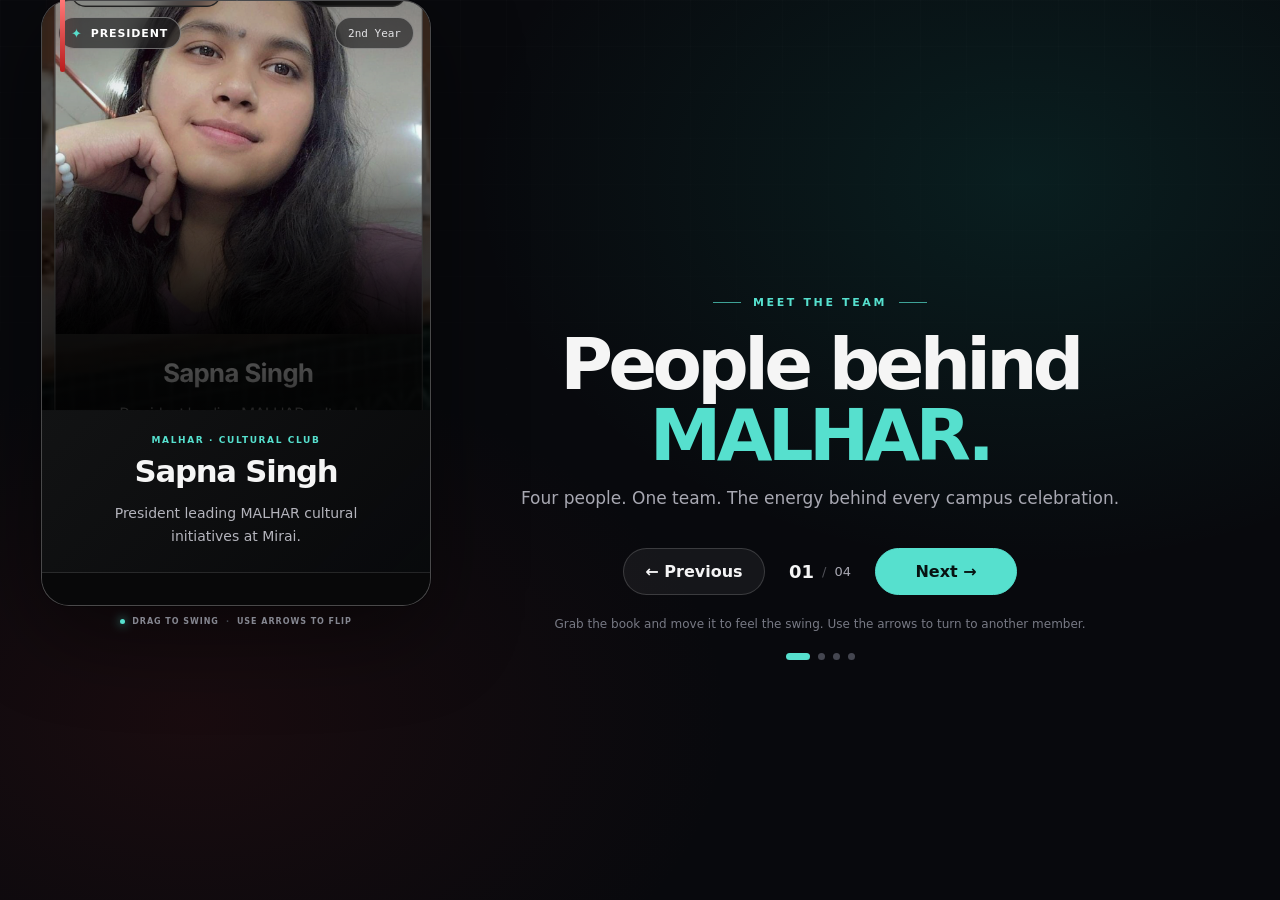
<file: hanging.html>
<!DOCTYPE html>
<html lang="en">
<head>
  <meta charset="UTF-8">
  <meta name="viewport" content="width=device-width, initial-scale=1.0">
  <title>MALHAR Club — Hanging Leadership Book</title>
  <link rel="stylesheet" href="stylehanging.css">
  <script src="scripthanging.js" defer></script>
</head>
<body>
  <div class="ambient-bg" aria-hidden="true"></div>
  <div id="pin" aria-label="MALHAR leadership profile book">
    <div class="hanger-rope" aria-hidden="true"></div>
    <div id="hang" role="group" aria-label="Draggable member profile book">
      <div class="strip" aria-hidden="true"></div>
      <article class="book" aria-live="polite">
        <div class="photo-wrap">
          <img class="photo" id="photo" src="assets/sapna-singh.png" alt="Sapna Singh">
          <div class="photo-shade"></div>
          <div class="top-badges">
            <span class="position-badge" id="positionBadge">President</span>
            <span class="year-badge" id="yearBadge">2nd Year</span>
          </div>
        </div>
        <div class="member-info">
          <p class="club-kicker">MALHAR · CULTURAL CLUB</p>
          <h1 class="name" id="name">Sapna Singh</h1>
          <p class="role" id="role">President leading MALHAR cultural initiatives at Mirai.</p>
        </div>
        <div class="social-row">
          <a class="social-link" id="instagramLink" href="#" target="_blank" rel="noopener noreferrer">
            <svg viewBox="0 0 24 24" aria-hidden="true"><rect x="3" y="3" width="18" height="18" rx="5"></rect><circle cx="12" cy="12" r="4"></circle><circle cx="17.5" cy="6.5" r="1"></circle></svg>Instagram
          </a>
          <a class="social-link" id="linkedinLink" href="#" target="_blank" rel="noopener noreferrer">
            <svg viewBox="0 0 24 24" aria-hidden="true"><path d="M5 9v10M5 5v.1M10 19v-6a4 4 0 0 1 8 0v6M10 10v9"></path><circle cx="5" cy="5" r="1.5"></circle></svg>LinkedIn
          </a>
        </div>
      </article>
      <div class="book-hint"><span class="hint-dot"></span> DRAG TO SWING <span class="hint-divider">·</span> USE ARROWS TO FLIP</div>
    </div>
  </div>
  <main class="page">
    <header class="page-header">
      <div class="eyebrow"><span class="eyebrow-line"></span> MEET THE TEAM <span class="eyebrow-line"></span></div>
      <h2>People behind <span>MALHAR.</span></h2>
      <p>Four people. One team. The energy behind every campus celebration.</p>
    </header>
    <section class="member-controls" aria-label="Profile navigation">
      <button class="nav-button" id="prev" type="button">← Previous</button>
      <div class="page-count"><span id="currentIndex">01</span><span class="count-divider">/</span><span>04</span></div>
      <button class="nav-button primary" id="next" type="button">Next →</button>
    </section>
    <p class="interaction-note">Grab the book and move it to feel the swing. Use the arrows to turn to another member.</p>
    <div class="member-dots" id="memberDots" aria-label="Choose a member"></div>
  </main>
</body>
</html>
</file>
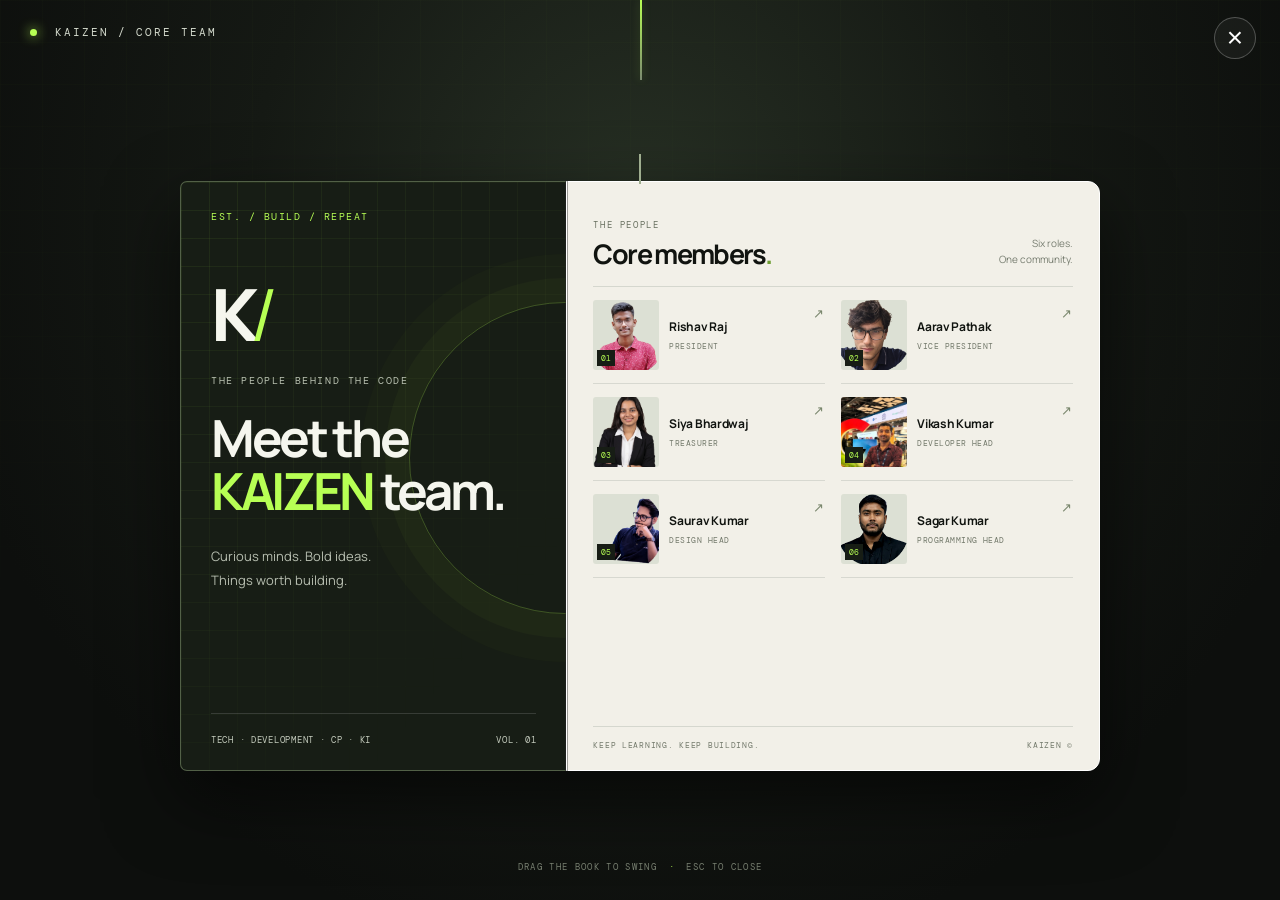
<file: kaizen-hanging.html>
<!DOCTYPE html>
<html lang="en">
<head>
  <meta charset="UTF-8" />
  <meta name="viewport" content="width=device-width, initial-scale=1.0" />
  <title>KAIZEN — The Core Team</title>
  <link rel="stylesheet" href="kaizen-hanging.css" />
</head>
<body>
  <main class="kaizen-stage">
    <button class="kh-close" id="khClose" aria-label="Close member book" title="Close">×</button>
    <div class="kh-topline"><span class="kh-live-dot"></span> KAIZEN / CORE TEAM</div>
    <div class="kh-rope" aria-hidden="true"></div>
    <section class="kh-book" id="khBook" aria-label="KAIZEN member book">
      <div class="kh-book-spine"></div>
      <header class="kh-cover">
        <div class="kh-cover-grid" aria-hidden="true"></div>
        <span class="kh-edition">EST. / BUILD / REPEAT</span>
        <div class="kh-logo">K<span>/</span></div>
        <p class="kh-kicker">THE PEOPLE BEHIND THE CODE</p>
        <h1>Meet the<br><em>KAIZEN</em> team.</h1>
        <p class="kh-cover-copy">Curious minds. Bold ideas.<br />Things worth building.</p>
        <div class="kh-cover-bottom"><span>TECH · DEVELOPMENT · CP · KI</span><span>VOL. 01</span></div>
      </header>
      <div class="kh-inside">
        <div class="kh-page-heading">
          <div><span class="kh-small-label">THE PEOPLE</span><h2>Core members<span>.</span></h2></div>
          <p>Six roles.<br />One community.</p>
        </div>
        <div class="kh-members" id="khMembers">
          <article class="kh-member"><div class="kh-photo-wrap"><img src="assets/kaizen-member-1.png" alt="Rishav Raj" /><span class="kh-number">01</span></div><div class="kh-member-meta"><h3>Rishav Raj</h3><p>PRESIDENT</p></div><span class="kh-arrow">↗</span></article>
          <article class="kh-member"><div class="kh-photo-wrap"><img src="assets/kaizen-member-2.png" alt="Aarav Pathak" /><span class="kh-number">02</span></div><div class="kh-member-meta"><h3>Aarav Pathak</h3><p>VICE PRESIDENT</p></div><span class="kh-arrow">↗</span></article>
          <article class="kh-member"><div class="kh-photo-wrap"><img src="assets/kaizen-member-3.png" alt="Siya Bhardwaj" /><span class="kh-number">03</span></div><div class="kh-member-meta"><h3>Siya Bhardwaj</h3><p>TREASURER</p></div><span class="kh-arrow">↗</span></article>
          <article class="kh-member"><div class="kh-photo-wrap"><img src="assets/kaizen-member-4.png" alt="Vikash Kumar" /><span class="kh-number">04</span></div><div class="kh-member-meta"><h3>Vikash Kumar</h3><p>DEVELOPER HEAD</p></div><span class="kh-arrow">↗</span></article>
          <article class="kh-member"><div class="kh-photo-wrap"><img src="assets/kaizen-member-5.png" alt="Saurav Kumar" /><span class="kh-number">05</span></div><div class="kh-member-meta"><h3>Saurav Kumar</h3><p>DESIGN HEAD</p></div><span class="kh-arrow">↗</span></article>
          <article class="kh-member"><div class="kh-photo-wrap"><img src="assets/kaizen-member-6.png" alt="Sagar Kumar" /><span class="kh-number">06</span></div><div class="kh-member-meta"><h3>Sagar Kumar</h3><p>PROGRAMMING HEAD</p></div><span class="kh-arrow">↗</span></article>
        </div>
        <footer class="kh-page-footer"><span>KEEP LEARNING. KEEP BUILDING.</span><span>KAIZEN ©</span></footer>
      </div>
    </section>
    <p class="kh-hint">DRAG THE BOOK TO SWING <span>·</span> ESC TO CLOSE</p>
  </main>
  <script src="kaizen-hanging.js"></script>
</body>
</html>
</file>
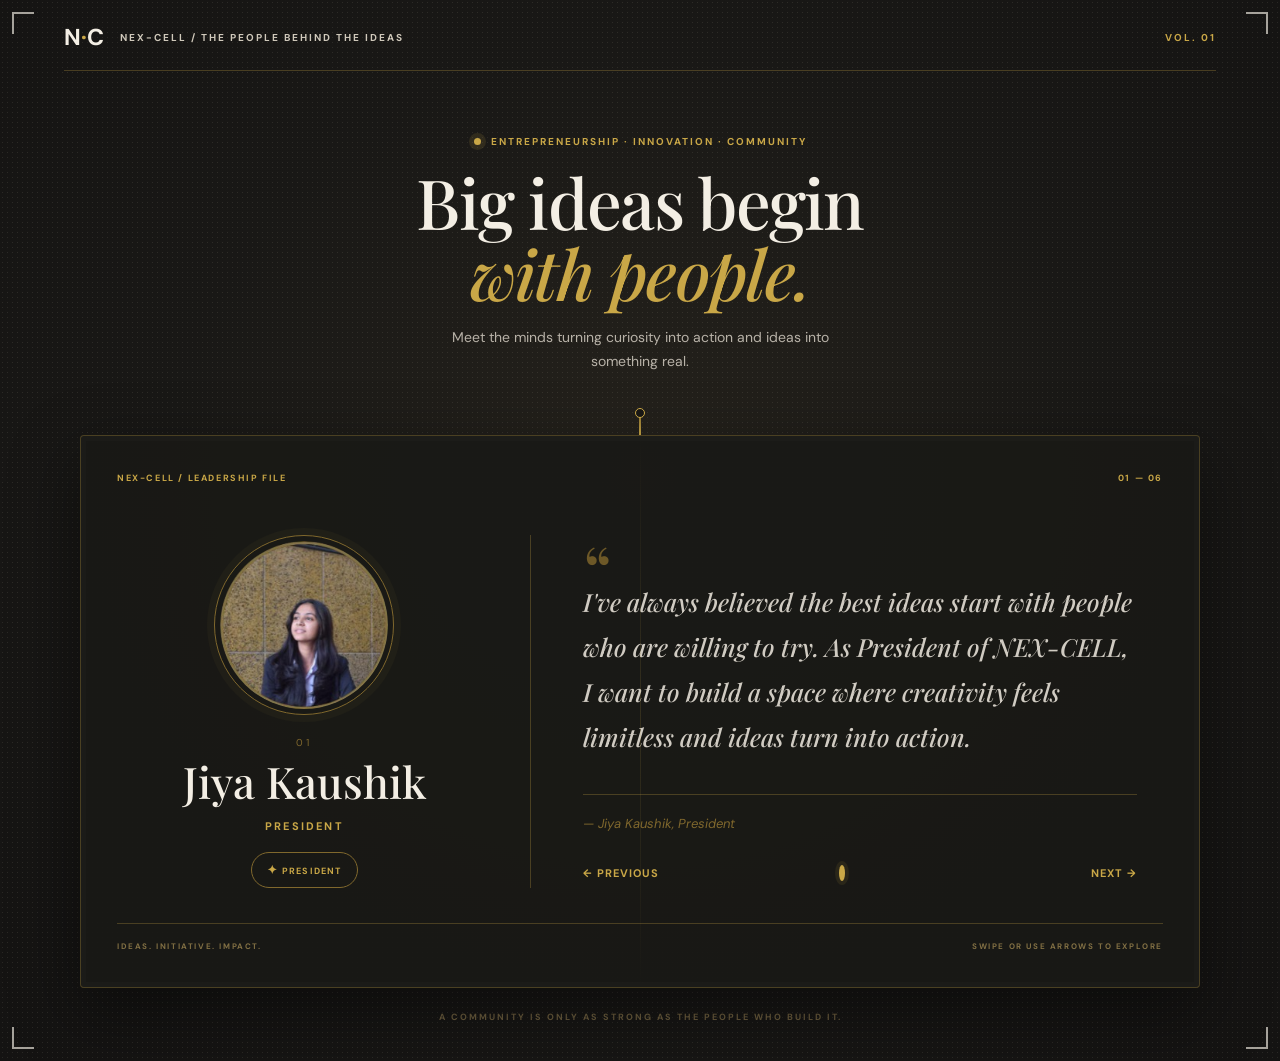
<file: nex-cell.html>
<!doctype html>
<html lang="en">
<head>
  <meta charset="utf-8">
  <meta name="viewport" content="width=device-width, initial-scale=1">
  <meta name="theme-color" content="#171614">
  <title>NEX-CELL | The People Behind the Ideas</title>
  <link rel="stylesheet" href="nex-cell.css">
</head>
<body>
  <main class="scene">
    <div class="corner corner-tl"></div><div class="corner corner-tr"></div>
    <div class="corner corner-bl"></div><div class="corner corner-br"></div>
    <header class="topbar">
      <a class="brand" href="#" aria-label="NEX-CELL">N<span>·</span>C</a>
      <div class="top-label">NEX-CELL / THE PEOPLE BEHIND THE IDEAS</div>
      <div class="edition">VOL. 01</div>
    </header>

    <section class="intro">
      <p class="eyebrow"><span class="gold-dot"></span> ENTREPRENEURSHIP · INNOVATION · COMMUNITY</p>
      <h1>Big ideas begin<br><em>with people.</em></h1>
      <p class="intro-copy">Meet the minds turning curiosity into action and ideas into something real.</p>
    </section>

    <section class="book-wrap" aria-label="NEX-CELL member profiles">
      <div class="hanger"><span></span><span></span><span></span></div>
      <div class="book" id="memberBook">
        <div class="book-topline"><span>NEX-CELL / LEADERSHIP FILE</span><span id="pageCount">01 — 06</span></div>
        <div class="member-panel" id="memberPanel">
          <div class="member-left">
            <div class="portrait-frame"><img id="memberPhoto" src="assets/jiya-kaushik.jpg" alt="Jiya Kaushik"></div>
            <div class="member-index" id="memberIndex">01</div>
            <h2 id="memberName">Jiya Kaushik</h2>
            <p class="member-role" id="memberRole">PRESIDENT</p>
            <span class="role-pill"><span>✦</span> <span id="memberPill">PRESIDENT</span></span>
          </div>
          <div class="member-right">
            <div class="quote-mark">“</div>
            <p class="member-quote" id="memberQuote">I've always believed the best ideas start with people who are willing to try. As President of NEX-CELL, I want to build a space where creativity feels limitless and ideas turn into action.</p>
            <div class="quote-credit" id="memberCredit">— Jiya Kaushik, President</div>
            <div class="member-controls">
              <button type="button" id="prevMember" aria-label="Previous member">← <span>PREVIOUS</span></button>
              <div class="dots" id="memberDots" aria-label="Choose member"></div>
              <button type="button" id="nextMember" aria-label="Next member"><span>NEXT</span> →</button>
            </div>
          </div>
        </div>
        <div class="book-footer"><span>IDEAS. INITIATIVE. IMPACT.</span><span>SWIPE OR USE ARROWS TO EXPLORE</span></div>
      </div>
      <p class="hint">A COMMUNITY IS ONLY AS STRONG AS THE PEOPLE WHO BUILD IT.</p>
    </section>
  </main>
  <script src="nex-cell.js"></script>
</body>
</html>
</file>
<file: stylehanging.css>
/* MALHAR Hanging Leadership Book — styling */
:root{color-scheme:dark;--ink:#f5f5f5;--muted:#a8a8b2;--teal:#56e0ce;--line:rgba(255,255,255,.16);--ease:cubic-bezier(.2,.8,.2,1)}
*{box-sizing:border-box}html{min-height:100%;background:#08090d}body{margin:0;min-height:100vh;overflow-x:hidden;color:var(--ink);background:radial-gradient(ellipse at 80% 20%,rgba(20,184,166,.12),transparent 38%),radial-gradient(ellipse at 15% 80%,rgba(127,29,29,.15),transparent 35%),#08090d;font-family:Inter,ui-sans-serif,system-ui,-apple-system,BlinkMacSystemFont,"Segoe UI",sans-serif}
.ambient-bg{position:fixed;inset:0;pointer-events:none;z-index:0;opacity:.55;background-image:linear-gradient(rgba(255,255,255,.025) 1px,transparent 1px),linear-gradient(90deg,rgba(255,255,255,.025) 1px,transparent 1px);background-size:46px 46px;mask-image:linear-gradient(to bottom,#000,transparent 88%)}
.page{position:relative;z-index:1;width:min(100% - 40px,1100px);min-height:100vh;margin-inline:auto;padding:clamp(80px,14vh,150px) 0 70px;display:flex;flex-direction:column;align-items:center;justify-content:center;text-align:center}
.page-header{max-width:680px}.eyebrow{display:flex;align-items:center;justify-content:center;gap:12px;color:var(--teal);font-size:11px;font-weight:800;letter-spacing:.24em}.eyebrow-line{width:28px;height:1px;background:currentColor;opacity:.7}
.page-header h2{margin:20px 0 14px;font-size:clamp(38px,6vw,72px);line-height:.98;letter-spacing:-.065em;font-weight:780}.page-header h2 span{color:var(--teal)}.page-header p{margin:0;color:var(--muted);font-size:clamp(14px,1.6vw,17px);line-height:1.7}
.member-controls{display:flex;align-items:center;gap:24px;margin-top:35px}.nav-button{display:inline-flex;align-items:center;justify-content:center;gap:12px;min-width:142px;padding:13px 20px;border:1px solid var(--line);border-radius:999px;color:#f4f4f5;background:rgba(255,255,255,.055);font:inherit;font-weight:650;cursor:pointer;transition:transform .25s var(--ease),border-color .25s,background .25s}.nav-button:hover{transform:translateY(-3px);border-color:rgba(86,224,206,.65)}.nav-button.primary{color:#071312;border-color:var(--teal);background:var(--teal)}
.page-count{display:flex;align-items:center;gap:8px;color:var(--muted);font-size:13px;font-variant-numeric:tabular-nums}.page-count #currentIndex{color:var(--ink);font-size:18px;font-weight:800}.count-divider{opacity:.45}.interaction-note{color:#777984;font-size:12px;margin-top:22px}.member-dots{display:flex;gap:8px;margin-top:10px}.member-dot{width:7px;height:7px;border:0;border-radius:20px;background:#444650;cursor:pointer;transition:width .25s,background .25s;padding:0}.member-dot.active{width:24px;background:var(--teal)}
#pin{position:fixed;z-index:5;top:0;left:clamp(12px,3.2vw,48px);width:min(390px,34vw);perspective:1400px;transform-origin:top center}.hanger-rope{position:absolute;z-index:-1;top:-24px;left:50%;width:2px;height:38px;background:linear-gradient(#8a8a8a,#3b3b3b);box-shadow:0 0 0 4px rgba(255,255,255,.025)}
#hang{position:relative;transform-origin:50% 0%;will-change:transform;touch-action:none;cursor:grab;filter:drop-shadow(0 24px 45px rgba(0,0,0,.48));user-select:none;animation:gentleHang 4.8s ease-in-out infinite}#hang:active{cursor:grabbing;animation-play-state:paused}@keyframes gentleHang{0%,100%{transform:rotate(-1.4deg)}50%{transform:rotate(1.4deg)}}.strip{position:absolute;z-index:4;top:0;left:19px;width:5px;height:72px;border-radius:0 0 4px 4px;background:linear-gradient(#ff7777,#b91c1c);box-shadow:0 3px 16px rgba(239,68,68,.3)}
.book{overflow:hidden;border:1px solid rgba(255,255,255,.25);border-radius:28px;background:rgba(14,15,17,.76);backdrop-filter:blur(18px);box-shadow:inset 0 1px 0 rgba(255,255,255,.1),0 0 0 1px rgba(0,0,0,.35)}
.photo-wrap{position:relative;height:clamp(230px,33vw,410px);overflow:hidden;background:#1b1c20}.photo{display:block;width:100%;height:100%;object-fit:cover;object-position:center 30%;filter:saturate(.88);transition:transform .8s var(--ease),filter .5s;pointer-events:none;-webkit-user-drag:none}#hang:hover .photo{transform:scale(1.035);filter:saturate(1.02)}.photo-shade{position:absolute;inset:35% 0 0;background:linear-gradient(transparent,rgba(0,0,0,.78))}
.top-badges{position:absolute;z-index:2;top:16px;left:16px;right:16px;display:flex;align-items:center;justify-content:space-between;gap:8px}.position-badge,.year-badge{display:inline-flex;align-items:center;gap:8px;min-height:32px;padding:6px 12px;border:1px solid rgba(255,255,255,.35);border-radius:999px;background:rgba(18,18,20,.58);backdrop-filter:blur(12px);color:white;font-size:11px;font-weight:800;letter-spacing:.08em;text-transform:uppercase;white-space:nowrap}.position-badge:before{content:"✦";color:var(--teal);font-size:13px}.year-badge{color:#e3e3e6;font-family:ui-monospace,SFMono-Regular,Menlo,monospace;font-size:11px;font-weight:500;letter-spacing:0;text-transform:none}
.member-info{position:relative;margin-top:-1px;padding:25px 22px 23px;text-align:center;background:linear-gradient(135deg,rgba(18,19,20,.94),rgba(8,9,11,.86));border-bottom:1px solid rgba(255,255,255,.1)}.club-kicker{margin:0 0 9px;color:var(--teal);font-size:9px;font-weight:800;letter-spacing:.18em}.name{margin:0;font-size:clamp(24px,2.4vw,31px);line-height:1.15;letter-spacing:-.04em;font-weight:780}.role{margin:13px auto 0;max-width:310px;color:#b4b4bc;font-size:14px;line-height:1.65}
.social-row{display:flex;gap:10px;padding:16px;background:rgba(8,8,9,.82)}.social-link{flex:1;min-width:0;align-items:center;justify-content:center;gap:8px;padding:10px 8px;border:1px solid rgba(255,255,255,.14);border-radius:999px;color:#e7e7eb;text-decoration:none;font-size:12px;font-weight:650;background:rgba(255,255,255,.055);transition:border-color .2s,background .2s,transform .2s}.social-link:hover{border-color:rgba(86,224,206,.6);background:rgba(86,224,206,.08);transform:translateY(-2px)}.social-link svg{width:17px;height:17px;fill:none;stroke:currentColor;stroke-width:1.8;stroke-linecap:round;stroke-linejoin:round;flex:0 0 auto}
.book-hint{display:flex;align-items:center;justify-content:center;gap:7px;padding:11px 4px 0;color:#858791;font-size:8px;font-weight:800;letter-spacing:.12em}.hint-dot{width:5px;height:5px;border-radius:50%;background:var(--teal);box-shadow:0 0 10px var(--teal)}.hint-divider{color:#42444d}
@media(min-width:1050px){.page{padding-left:360px;width:min(100% - 60px,1250px)}}@media(max-width:760px){#pin{left:50%;width:min(350px,calc(100vw - 36px));transform:translateX(-50%)}.photo-wrap{height:clamp(220px,65vw,310px)}.book{border-radius:24px}.member-info{padding:18px 17px 19px}.name{font-size:25px}.role{font-size:13px;margin-top:9px}.social-row{padding:12px}.social-link{font-size:11px}.page{padding-top:min(700px,calc(100vw + 310px));min-height:auto;padding-bottom:55px}.page-header h2{font-size:clamp(34px,9vw,50px)}.member-controls{margin-top:24px;gap:13px}.nav-button{min-width:0;padding:12px 14px;font-size:13px}}@media(max-width:380px){#pin{width:calc(100vw - 24px)}.top-badges{left:10px;right:10px;top:11px}.position-badge,.year-badge{padding:5px 8px;font-size:9px}.social-link{gap:5px}}@media(prefers-reduced-motion:reduce){*,*:before,*:after{transition-duration:.01ms!important;animation-duration:.01ms!important}}
</file>
<file: kaizen-hanging.css>
@import url('https://fonts.googleapis.com/css2?family=DM+Mono:wght@400;500&family=Manrope:wght@400;500;600;700;800&display=swap');
:root{--kh-acid:#b7ff54;--kh-ink:#111410;--kh-paper:#f2f0e8;--kh-muted:#8d9288}
*{box-sizing:border-box}html,body{margin:0;min-height:100%;font-family:Manrope,Arial,sans-serif}body{background:#10120f;color:#f4f6ef}.kaizen-stage{min-height:100vh;display:flex;align-items:center;justify-content:center;position:relative;overflow:hidden;padding:74px 20px 48px;background:radial-gradient(ellipse at 50% 24%,#273024 0%,#151914 43%,#0d0f0d 78%)}.kaizen-stage:before{content:"";position:absolute;inset:0;opacity:.14;background-image:linear-gradient(#b7ff541a 1px,transparent 1px),linear-gradient(90deg,#b7ff541a 1px,transparent 1px);background-size:42px 42px;mask-image:linear-gradient(to bottom,black,transparent 90%)}.kh-topline{position:absolute;top:25px;left:30px;font:11px 'DM Mono',monospace;letter-spacing:.18em;color:#d4dacd;z-index:2}.kh-live-dot{display:inline-block;width:7px;height:7px;border-radius:50%;background:var(--kh-acid);box-shadow:0 0 12px #b7ff54;margin-right:9px}.kh-close{position:absolute;top:17px;right:24px;z-index:5;border:1px solid #ffffff40;background:#ffffff0b;color:#fff;width:42px;height:42px;border-radius:50%;font-size:28px;line-height:1;cursor:pointer;transition:.25s}.kh-close:hover{background:var(--kh-acid);color:#10120f;transform:rotate(90deg)}.kh-rope{position:absolute;top:0;left:50%;height:80px;width:2px;background:linear-gradient(#b7ff54,#7b8a70);transform-origin:top;box-shadow:0 0 8px #b7ff5440}.kh-book{position:relative;z-index:1;display:grid;grid-template-columns:minmax(260px,.84fr) minmax(340px,1.16fr);width:min(920px,96vw);min-height:590px;max-height:calc(100vh - 130px);margin-top:26px;transform-origin:50% -30px;animation:kh-swing 5.8s ease-in-out infinite;filter:drop-shadow(0 28px 36px #0009);border-radius:7px 13px 13px 7px;perspective:1400px;touch-action:pan-y}.kh-book:before{content:"";position:absolute;top:-27px;left:50%;height:30px;width:2px;background:#9fae8f;transform:translateX(-50%)}.kh-book-spine{position:absolute;z-index:4;top:0;bottom:0;left:calc(42% - 1px);width:3px;background:linear-gradient(90deg,#0008,#ffffff30,#0008);pointer-events:none}.kh-cover{position:relative;overflow:hidden;min-height:590px;padding:28px 30px 24px;background:#171d15;color:#f5f6ee;border:1px solid #526047;border-right:0;border-radius:7px 0 0 7px;display:flex;flex-direction:column}.kh-cover-grid{position:absolute;inset:0;background-image:linear-gradient(#b7ff5412 1px,transparent 1px),linear-gradient(90deg,#b7ff5412 1px,transparent 1px);background-size:28px 28px;mask-image:linear-gradient(130deg,black,transparent 80%)}.kh-cover:after{content:"";position:absolute;width:310px;height:310px;border:1px solid #b7ff5440;border-radius:50%;right:-155px;top:120px;box-shadow:0 0 0 24px #b7ff5408,0 0 0 48px #b7ff5405}.kh-edition,.kh-logo,.kh-kicker,.kh-cover h1,.kh-cover-copy,.kh-cover-bottom{position:relative;z-index:1}.kh-edition{font:10px 'DM Mono',monospace;letter-spacing:.15em;color:#b7ff54}.kh-logo{margin-top:55px;font-size:72px;font-weight:800;letter-spacing:-.12em;line-height:1}.kh-logo span{color:var(--kh-acid);font-weight:400}.kh-kicker{margin-top:24px;font:10px 'DM Mono',monospace;letter-spacing:.16em;color:#b8c0b0}.kh-cover h1{font-size:clamp(35px,4vw,52px);line-height:1.03;letter-spacing:-.065em;margin:14px 0 16px;font-weight:700}.kh-cover h1 em{font-style:normal;color:var(--kh-acid)}.kh-cover-copy{color:#b7beb0;font-size:13px;line-height:1.8}.kh-cover-bottom{margin-top:auto;padding-top:20px;border-top:1px solid #ffffff24;display:flex;justify-content:space-between;gap:12px;font:9px 'DM Mono',monospace;letter-spacing:.08em;color:#c4cbbd}.kh-inside{min-width:0;min-height:590px;background:var(--kh-paper);color:var(--kh-ink);padding:29px 26px 20px;border:1px solid #fff;border-radius:0 12px 12px 0;display:flex;flex-direction:column}.kh-page-heading{display:flex;align-items:flex-end;justify-content:space-between;gap:12px;padding-bottom:19px;border-bottom:1px solid #d5d7ce}.kh-small-label{font:9px 'DM Mono',monospace;letter-spacing:.18em;color:#68705f}.kh-page-heading h2{margin:7px 0 0;font-size:27px;letter-spacing:-.06em;line-height:1}.kh-page-heading h2 span{color:#6e9e32}.kh-page-heading>p{margin:0;text-align:right;color:#777d70;font-size:10px;line-height:1.55}.kh-members{display:grid;grid-template-columns:1fr 1fr;gap:0 16px;flex:1;align-content:start}.kh-member{position:relative;display:grid;grid-template-columns:66px minmax(0,1fr) 12px;gap:10px;align-items:center;padding:13px 0;border-bottom:1px solid #d7d8d0;min-width:0;transition:transform .2s}.kh-member:hover{transform:translateX(3px)}.kh-photo-wrap{height:70px;width:66px;position:relative;background:#dce0d4;overflow:hidden;border-radius:3px}.kh-photo-wrap img{height:100%;width:100%;object-fit:cover;object-position:center 22%;display:block}.kh-number{position:absolute;bottom:4px;left:4px;background:#171d15;color:#b7ff54;font:8px 'DM Mono',monospace;padding:3px 4px}.kh-member-meta{min-width:0}.kh-member h3{font-size:12px;line-height:1.25;margin:0 0 6px;letter-spacing:-.025em;overflow-wrap:anywhere}.kh-member p{font:8px 'DM Mono',monospace;letter-spacing:.06em;color:#73796b;margin:0;line-height:1.5}.kh-arrow{align-self:start;margin-top:4px;font-size:13px;color:#78856b}.kh-page-footer{margin-top:auto;padding-top:13px;display:flex;justify-content:space-between;gap:10px;border-top:1px solid #d5d7ce;font:8px 'DM Mono',monospace;letter-spacing:.09em;color:#73796b}.kh-hint{position:absolute;bottom:18px;left:0;right:0;text-align:center;color:#777f70;font:9px 'DM Mono',monospace;letter-spacing:.15em;z-index:1}.kh-hint span{color:var(--kh-acid);padding:0 5px}@keyframes kh-swing{0%,100%{transform:rotate(-1.1deg)}50%{transform:rotate(1.1deg)}}.kh-book.kh-dragging{animation:none;cursor:grabbing}.kh-book{cursor:grab}@media(max-width:760px){.kaizen-stage{align-items:flex-start;padding:75px 13px 55px;overflow:auto}.kh-book{grid-template-columns:1fr;width:min(480px,100%);max-height:none;margin-top:22px;transform-origin:50% -30px}.kh-cover{min-height:370px;border-right:1px solid #526047;border-radius:7px 7px 0 0;padding:22px 24px}.kh-logo{margin-top:25px;font-size:56px}.kh-cover h1{font-size:42px}.kh-cover-copy{margin-bottom:18px}.kh-cover-bottom{padding-top:14px}.kh-inside{min-height:0;border-radius:0 0 10px 10px;padding:23px 20px 17px}.kh-book-spine{display:none}.kh-book:before{left:50%}.kh-rope{height:80px}.kh-members{gap:0 12px}.kh-member{grid-template-columns:54px minmax(0,1fr);gap:8px;padding:11px 0}.kh-photo-wrap{width:54px;height:62px}.kh-member h3{font-size:11px}.kh-member p{font-size:7px}.kh-arrow{display:none}.kh-page-heading h2{font-size:24px}.kh-hint{position:static;margin:19px 0 0}.kh-topline{left:17px;font-size:9px}.kh-close{right:14px;top:13px;width:38px;height:38px}}@media(max-width:370px){.kh-members{grid-template-columns:1fr}.kh-member{grid-template-columns:64px minmax(0,1fr) 12px}.kh-photo-wrap{width:64px;height:68px}.kh-arrow{display:block}.kh-cover h1{font-size:38px}}@media(prefers-reduced-motion:reduce){.kh-book{animation:none;transition:none}.kh-member,.kh-close{transition:none}}
</file>
<file: nex-cell.css>
@import url('https://fonts.googleapis.com/css2?family=DM+Sans:wght@400;500;600;700&family=Playfair+Display:ital,wght@0,500;0,600;1,500;1,600&display=swap');
:root{--bg:#171614;--panel:#1d1b18;--gold:#c9a747;--gold-dim:#80682d;--ink:#f3eee4;--muted:#b8b2a8;--line:rgba(201,167,71,.28)}
*{box-sizing:border-box}
body{margin:0;background:var(--bg);color:var(--ink);font-family:'DM Sans',sans-serif}
button{font:inherit}
.scene{min-height:100vh;position:relative;overflow:hidden;padding:22px clamp(18px,5vw,78px) 36px;background:radial-gradient(ellipse at 50% 45%,#25221c 0%,#191816 52%,#141312 100%)}
.scene:before{content:"";position:absolute;inset:0;pointer-events:none;opacity:.12;background-image:radial-gradient(#c5bda7 .6px,transparent .6px);background-size:5px 5px}
.corner{position:absolute;width:22px;height:22px;border-color:var(--gold-dim);opacity:.65}
.corner-tl{top:12px;left:12px;border-top:2px solid;border-left:2px solid}.corner-tr{top:12px;right:12px;border-top:2px solid;border-right:2px solid}.corner-bl{bottom:12px;left:12px;border-bottom:2px solid;border-left:2px solid}.corner-br{bottom:12px;right:12px;border-bottom:2px solid;border-right:2px solid}
.topbar{position:relative;z-index:1;display:flex;align-items:center;gap:18px;border-bottom:1px solid var(--line);padding:0 0 18px}
.brand{color:var(--ink);text-decoration:none;font-weight:700;font-size:23px;letter-spacing:-2px}.brand span{color:var(--gold);padding:0 2px}
.top-label,.edition,.eyebrow,.book-topline,.member-role,.role-pill,.book-footer,.hint{font-size:10px;letter-spacing:2px;font-weight:700}
.top-label{color:#d0c9bb}.edition{margin-left:auto;color:var(--gold)}
.intro{position:relative;z-index:1;text-align:center;padding:clamp(34px,5vw,65px) 0 34px}
.eyebrow{color:var(--gold);display:flex;justify-content:center;align-items:center;gap:10px;margin:0 0 18px}
.gold-dot{width:7px;height:7px;background:var(--gold);border-radius:50%;box-shadow:0 0 0 5px #c9a74720}
h1{font:500 clamp(38px,5.4vw,72px)/1.03 'Playfair Display',serif;letter-spacing:-1.7px;margin:0}
h1 em{color:var(--gold);font-weight:500}
.intro-copy{color:var(--muted);font-size:14px;line-height:1.7;max-width:440px;margin:18px auto 0}
.book-wrap{position:relative;z-index:1;max-width:1120px;margin:0 auto}
.hanger{height:27px;display:flex;justify-content:center;gap:0;position:relative}
.hanger span{display:block;width:1px;height:27px;background:linear-gradient(var(--gold-dim),var(--gold))}
.hanger span:nth-child(2){width:10px;height:10px;border:1px solid var(--gold);border-radius:50%;background:var(--bg);margin:0 -5px;z-index:1}
.book{position:relative;background:rgba(26,25,22,.92);border:1px solid var(--line);box-shadow:0 24px 70px #0007, inset 0 0 0 5px #ffffff03;transform-origin:50% 0;animation:swing 6s ease-in-out infinite;border-radius:4px;padding:clamp(18px,3vw,36px)}
.book:before{content:"";position:absolute;left:50%;top:0;bottom:0;width:1px;background:linear-gradient(transparent,var(--line),transparent);opacity:.55}
.book-topline,.book-footer{display:flex;justify-content:space-between;color:var(--gold);font-size:9px;letter-spacing:1.6px}
.member-panel{display:grid;grid-template-columns:minmax(230px,.8fr) 1.5fr;gap:clamp(25px,5vw,75px);padding:clamp(26px,4vw,54px) clamp(5px,2vw,28px) 35px;min-height:350px}
.member-left{text-align:center;display:flex;align-items:center;flex-direction:column;justify-content:center}
.portrait-frame{width:clamp(125px,15vw,180px);aspect-ratio:1;border-radius:50%;padding:5px;border:1px solid var(--gold-dim);box-shadow:0 0 0 7px #c9a7470a;margin-bottom:21px}
.portrait-frame img{width:100%;height:100%;object-fit:cover;border-radius:50%;display:block}
.member-index{font-size:10px;letter-spacing:3px;color:var(--gold-dim);margin-bottom:7px}
h2{font:500 clamp(28px,3.4vw,44px)/1.15 'Playfair Display',serif;margin:0 0 13px}
.member-role{color:var(--gold);font-size:11px;letter-spacing:2.2px;margin:0 0 19px}
.role-pill{border:1px solid var(--gold-dim);border-radius:100px;padding:9px 15px;color:var(--gold);font-size:9px;letter-spacing:1.2px}
.role-pill span:first-child{font-size:12px}
.member-right{border-left:1px solid var(--line);padding:10px 0 0 clamp(25px,4vw,56px);display:flex;flex-direction:column}
.quote-mark{font:70px/0.7 'Playfair Display',serif;color:#6d5827;height:34px}
.member-quote{font:italic 500 clamp(17px,2vw,25px)/1.8 'Playfair Display',serif;color:#d0cbc2;margin:0 0 30px;max-width:680px}
.quote-credit{border-top:1px solid var(--line);padding-top:20px;color:var(--gold-dim);font-size:13px;font-style:italic;margin-top:auto}
.member-controls{display:flex;align-items:center;justify-content:space-between;gap:14px;margin-top:26px}
.member-controls button{border:0;background:transparent;color:var(--gold);cursor:pointer;font-size:11px;font-weight:700;letter-spacing:1px;padding:8px 0}
.member-controls button:hover{color:#f4d77c}
.dots{display:flex;gap:7px;align-items:center}
.dot{width:6px;height:6px;border:1px solid var(--gold-dim);border-radius:50%;background:transparent;padding:0;cursor:pointer}
.dot.active{background:var(--gold);box-shadow:0 0 0 4px #c9a74718}
.book-footer{border-top:1px solid var(--line);padding-top:17px;color:#827044;font-size:8px}
.hint{text-align:center;color:#6f6040;font-size:9px;line-height:1.7;margin:22px 0 0}
@keyframes swing{0%,100%{transform:rotate(.15deg)}50%{transform:rotate(-.15deg)}}
@media(max-width:700px){.scene{padding:18px 14px 28px}.top-label{font-size:8px;letter-spacing:1px}.member-panel{grid-template-columns:1fr;gap:24px;padding:28px 5px}.book:before{display:none}.member-right{border-left:0;border-top:1px solid var(--line);padding:24px 4px 0}.member-quote{line-height:1.65}.book{padding:18px}.book-footer{gap:12px;line-height:1.7}.book-footer span:last-child{text-align:right}.member-controls button span{display:none}}
@media(prefers-reduced-motion:reduce){.book{animation:none}}
</file>
